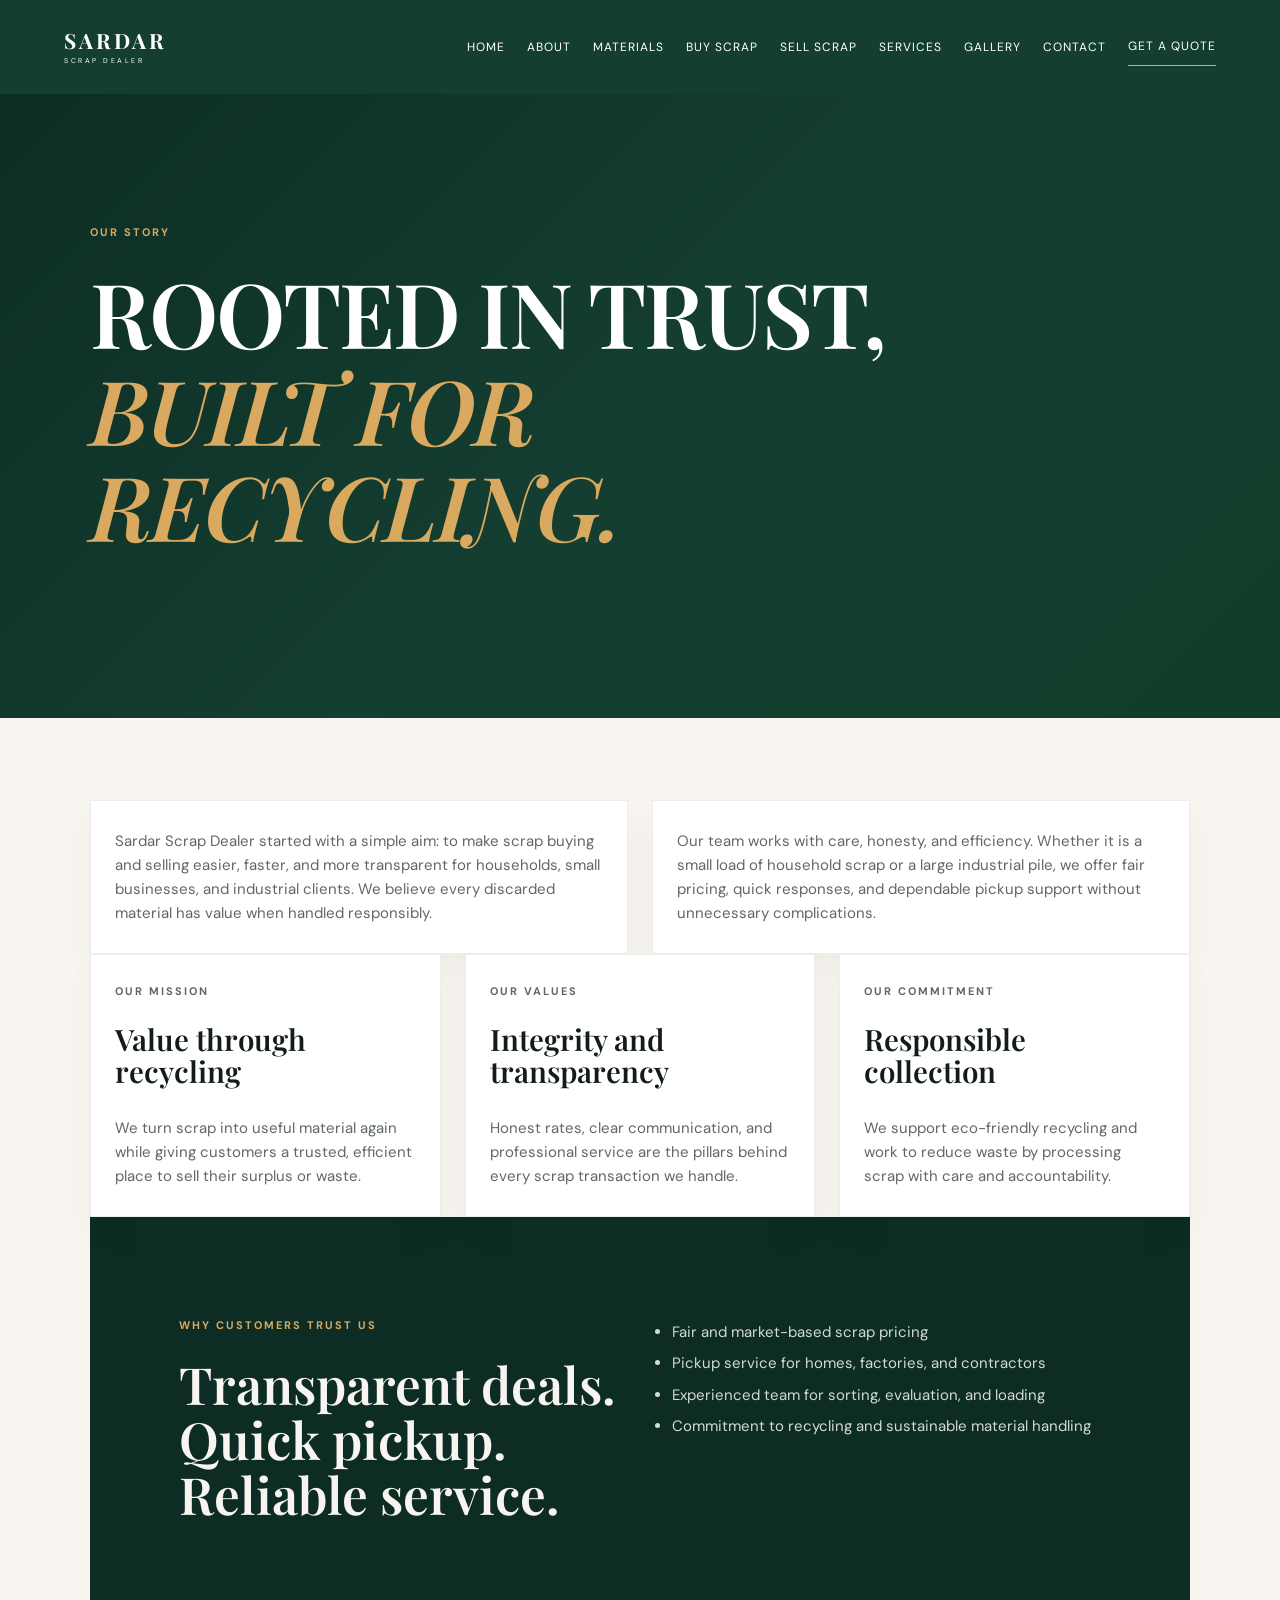
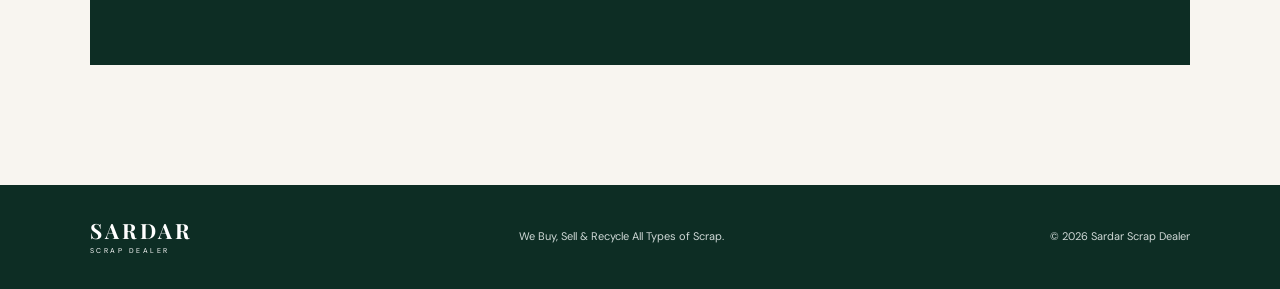
<file: about.html>
<!doctype html>
<html lang="en">
<head>
  <meta charset="utf-8" />
  <meta name="viewport" content="width=device-width, initial-scale=1" />
  <meta name="description" content="About Sardar Scrap Dealer and our mission to buy, sell and recycle scrap responsibly for homes, businesses and industries." />
  <title>About Us | Sardar Scrap Dealer</title>
  <link rel="preconnect" href="https://fonts.googleapis.com">
  <link rel="preconnect" href="https://fonts.gstatic.com" crossorigin>
  <link href="https://fonts.googleapis.com/css2?family=DM+Sans:wght@400;500;600;700&family=Playfair+Display:wght@500;600;700&display=swap" rel="stylesheet">
  <link rel="stylesheet" href="style.css" />
</head>
<body class="inner-page">
  <header class="site-header page-header">
    <a class="logo" href="index.html"><span data-bind="brand-short">SARDAR</span><small data-bind="brand-long">SCRAP DEALER</small></a>
    <button class="menu-toggle" aria-label="Open menu">☰</button>
    <nav class="nav">
      <a href="index.html">Home</a>
      <a href="about.html">About</a>
      <a href="materials.html">Materials</a>
      <a href="buy-scrap.html">Buy Scrap</a>
      <a href="sell-scrap.html">Sell Scrap</a>
      <a href="services.html">Services</a>
      <a href="gallery.html">Gallery</a>
      <a href="contact.html">Contact</a>
      <a class="nav-cta" href="quote.html">Get a Quote</a>
    </nav>
  </header>

  <section class="page-hero dark">
    <div class="page-hero-inner">
      <p class="eyebrow">Our story</p>
      <h1>Rooted in trust,<br><span class="em">built for recycling.</span></h1>
    </div>
  </section>

  <main class="page-shell">
    <section class="content-grid two-col">
      <div class="content-card">
        <p>Sardar Scrap Dealer started with a simple aim: to make scrap buying and selling easier, faster, and more transparent for households, small businesses, and industrial clients. We believe every discarded material has value when handled responsibly.</p>
      </div>
      <div class="content-card">
        <p>Our team works with care, honesty, and efficiency. Whether it is a small load of household scrap or a large industrial pile, we offer fair pricing, quick responses, and dependable pickup support without unnecessary complications.</p>
      </div>
    </section>

    <section class="feature-list">
      <article class="info-card">
        <p class="eyebrow">Our mission</p>
        <h3>Value through recycling</h3>
        <p>We turn scrap into useful material again while giving customers a trusted, efficient place to sell their surplus or waste.</p>
      </article>
      <article class="info-card">
        <p class="eyebrow">Our values</p>
        <h3>Integrity and transparency</h3>
        <p>Honest rates, clear communication, and professional service are the pillars behind every scrap transaction we handle.</p>
      </article>
      <article class="info-card">
        <p class="eyebrow">Our commitment</p>
        <h3>Responsible collection</h3>
        <p>We support eco-friendly recycling and work to reduce waste by processing scrap with care and accountability.</p>
      </article>
    </section>

    <section class="story-band dark">
      <div class="story-band-inner">
        <div>
          <p class="eyebrow">Why customers trust us</p>
          <h2>Transparent deals. Quick pickup. Reliable service.</h2>
        </div>
        <ul>
          <li>Fair and market-based scrap pricing</li>
          <li>Pickup service for homes, factories, and contractors</li>
          <li>Experienced team for sorting, evaluation, and loading</li>
          <li>Commitment to recycling and sustainable material handling</li>
        </ul>
      </div>
    </section>
  </main>

  <footer>
    <a class="logo" href="index.html"><span>SARDAR</span><small>SCRAP DEALER</small></a>
    <p data-bind="tagline">We Buy, Sell & Recycle All Types of Scrap.</p>
    <p>© 2026 Sardar Scrap Dealer</p>
  </footer>

  <script src="site-data.js"></script>
  <script src="script.js"></script>
</body>
</html>
</file>
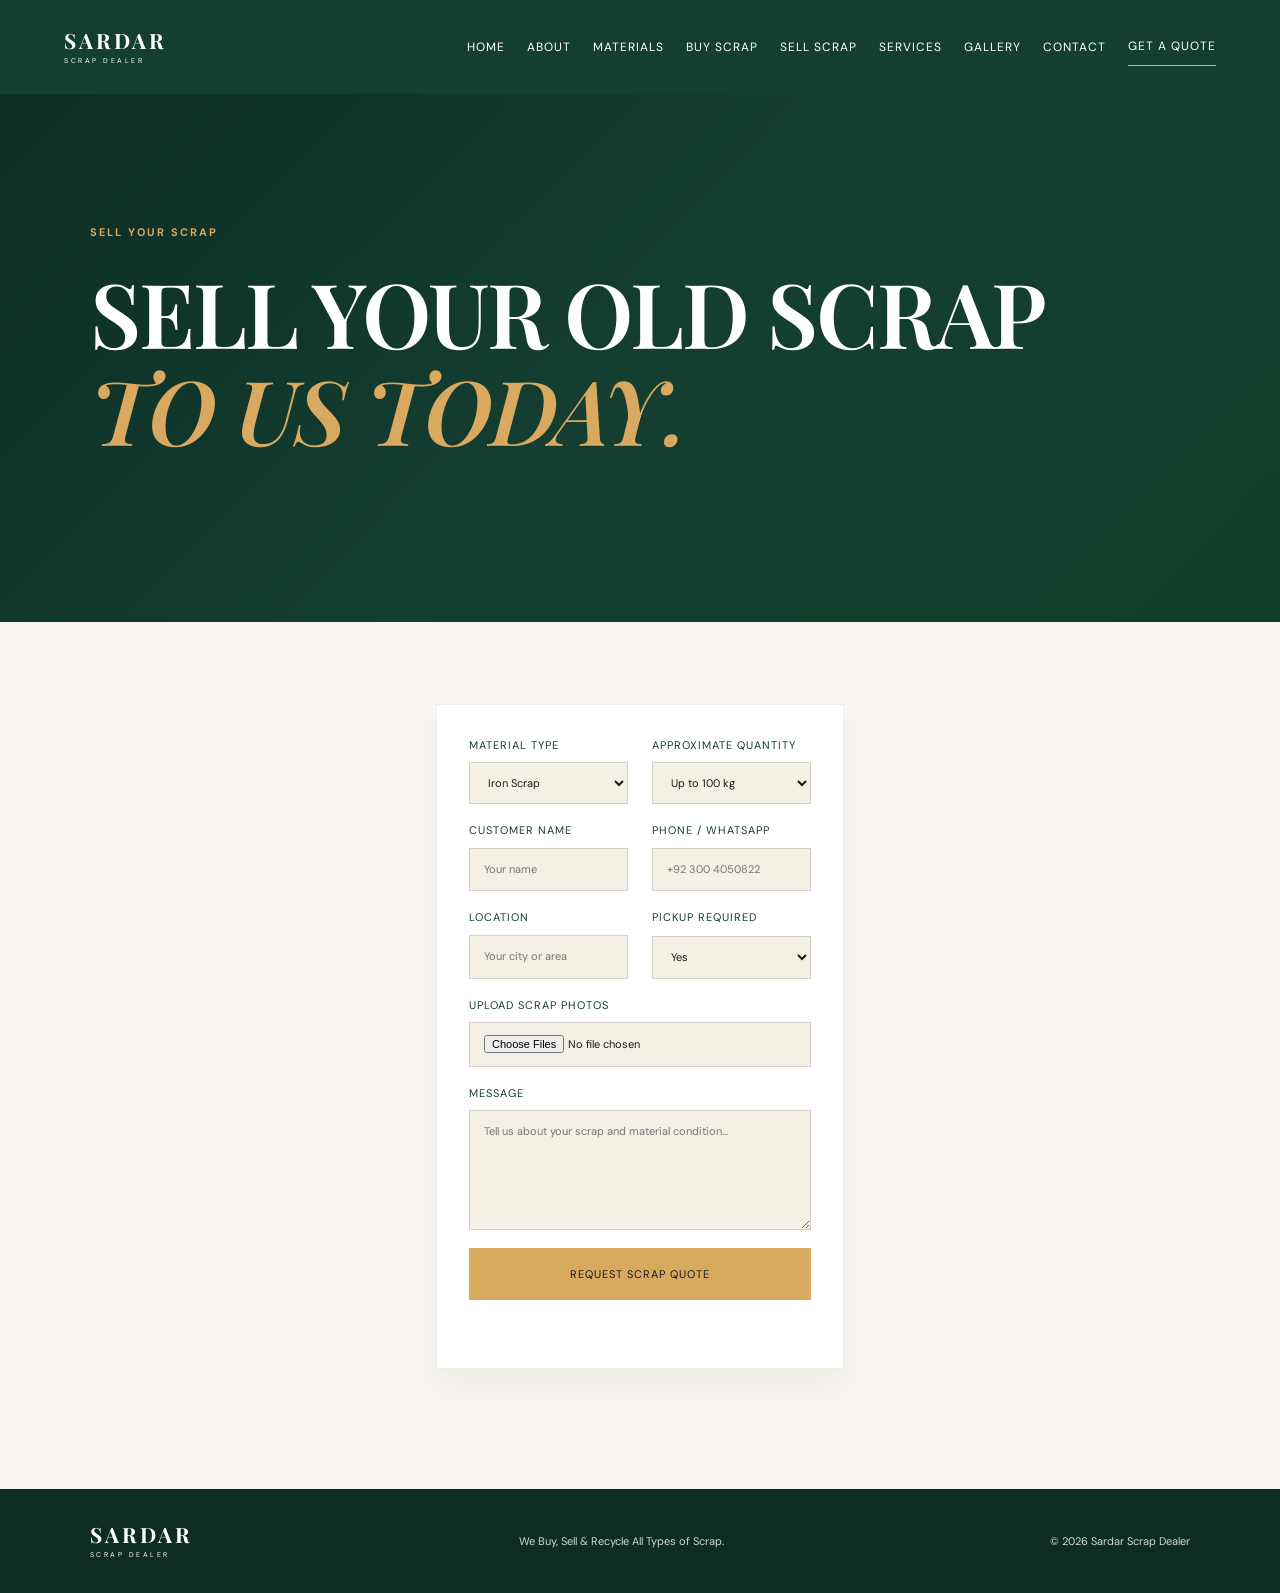
<file: buy-scrap.html>
<!doctype html>
<html lang="en">
<head>
  <meta charset="utf-8" />
  <meta name="viewport" content="width=device-width, initial-scale=1" />
  <meta name="description" content="Sell your old scrap to Sardar Scrap Dealer. Request a quote, arrange pickup, and share scrap photos for a fast evaluation." />
  <title>Buy Scrap | Sardar Scrap Dealer</title>
  <link rel="preconnect" href="https://fonts.googleapis.com">
  <link rel="preconnect" href="https://fonts.gstatic.com" crossorigin>
  <link href="https://fonts.googleapis.com/css2?family=DM+Sans:wght@400;500;600;700&family=Playfair+Display:wght@500;600;700&display=swap" rel="stylesheet">
  <link rel="stylesheet" href="style.css" />
</head>
<body class="inner-page">
  <header class="site-header page-header">
    <a class="logo" href="index.html"><span data-bind="brand-short">SARDAR</span><small data-bind="brand-long">SCRAP DEALER</small></a>
    <button class="menu-toggle" aria-label="Open menu">☰</button>
    <nav class="nav">
      <a href="index.html">Home</a>
      <a href="about.html">About</a>
      <a href="materials.html">Materials</a>
      <a href="buy-scrap.html">Buy Scrap</a>
      <a href="sell-scrap.html">Sell Scrap</a>
      <a href="services.html">Services</a>
      <a href="gallery.html">Gallery</a>
      <a href="contact.html">Contact</a>
      <a class="nav-cta" href="quote.html">Get a Quote</a>
    </nav>
  </header>

  <section class="page-hero dark">
    <div class="page-hero-inner">
      <p class="eyebrow">Sell your scrap</p>
      <h1>Sell your old scrap<br><span class="em">to us today.</span></h1>
    </div>
  </section>

  <main class="page-shell booking-page">
    <form class="booking-form" data-form="lead">
      <div class="form-row">
        <label>Material Type<select data-role="material-select"></select></label>
        <label>Approximate Quantity<select data-role="quantity-select"></select></label>
      </div>
      <div class="form-row">
        <label>Customer Name<input type="text" placeholder="Your name" required /></label>
        <label>Phone / WhatsApp<input type="tel" placeholder="+92 300 4050822" required /></label>
      </div>
      <div class="form-row">
        <label>Location<input type="text" placeholder="Your city or area" required /></label>
        <label>Pickup Required<select><option>Yes</option><option>No</option></select></label>
      </div>
      <label>Upload Scrap Photos<input type="file" accept="image/*" multiple /></label>
      <label>Message<textarea placeholder="Tell us about your scrap and material condition..."></textarea></label>
      <button class="button button-gold" type="submit">Request Scrap Quote</button>
      <p class="form-status" aria-live="polite"></p>
    </form>
  </main>

  <footer>
    <a class="logo" href="index.html"><span>SARDAR</span><small>SCRAP DEALER</small></a>
    <p data-bind="tagline">We Buy, Sell & Recycle All Types of Scrap.</p>
    <p>© 2026 Sardar Scrap Dealer</p>
  </footer>

  <script src="site-data.js"></script>
  <script src="script.js"></script>
</body>
</html>
</file>
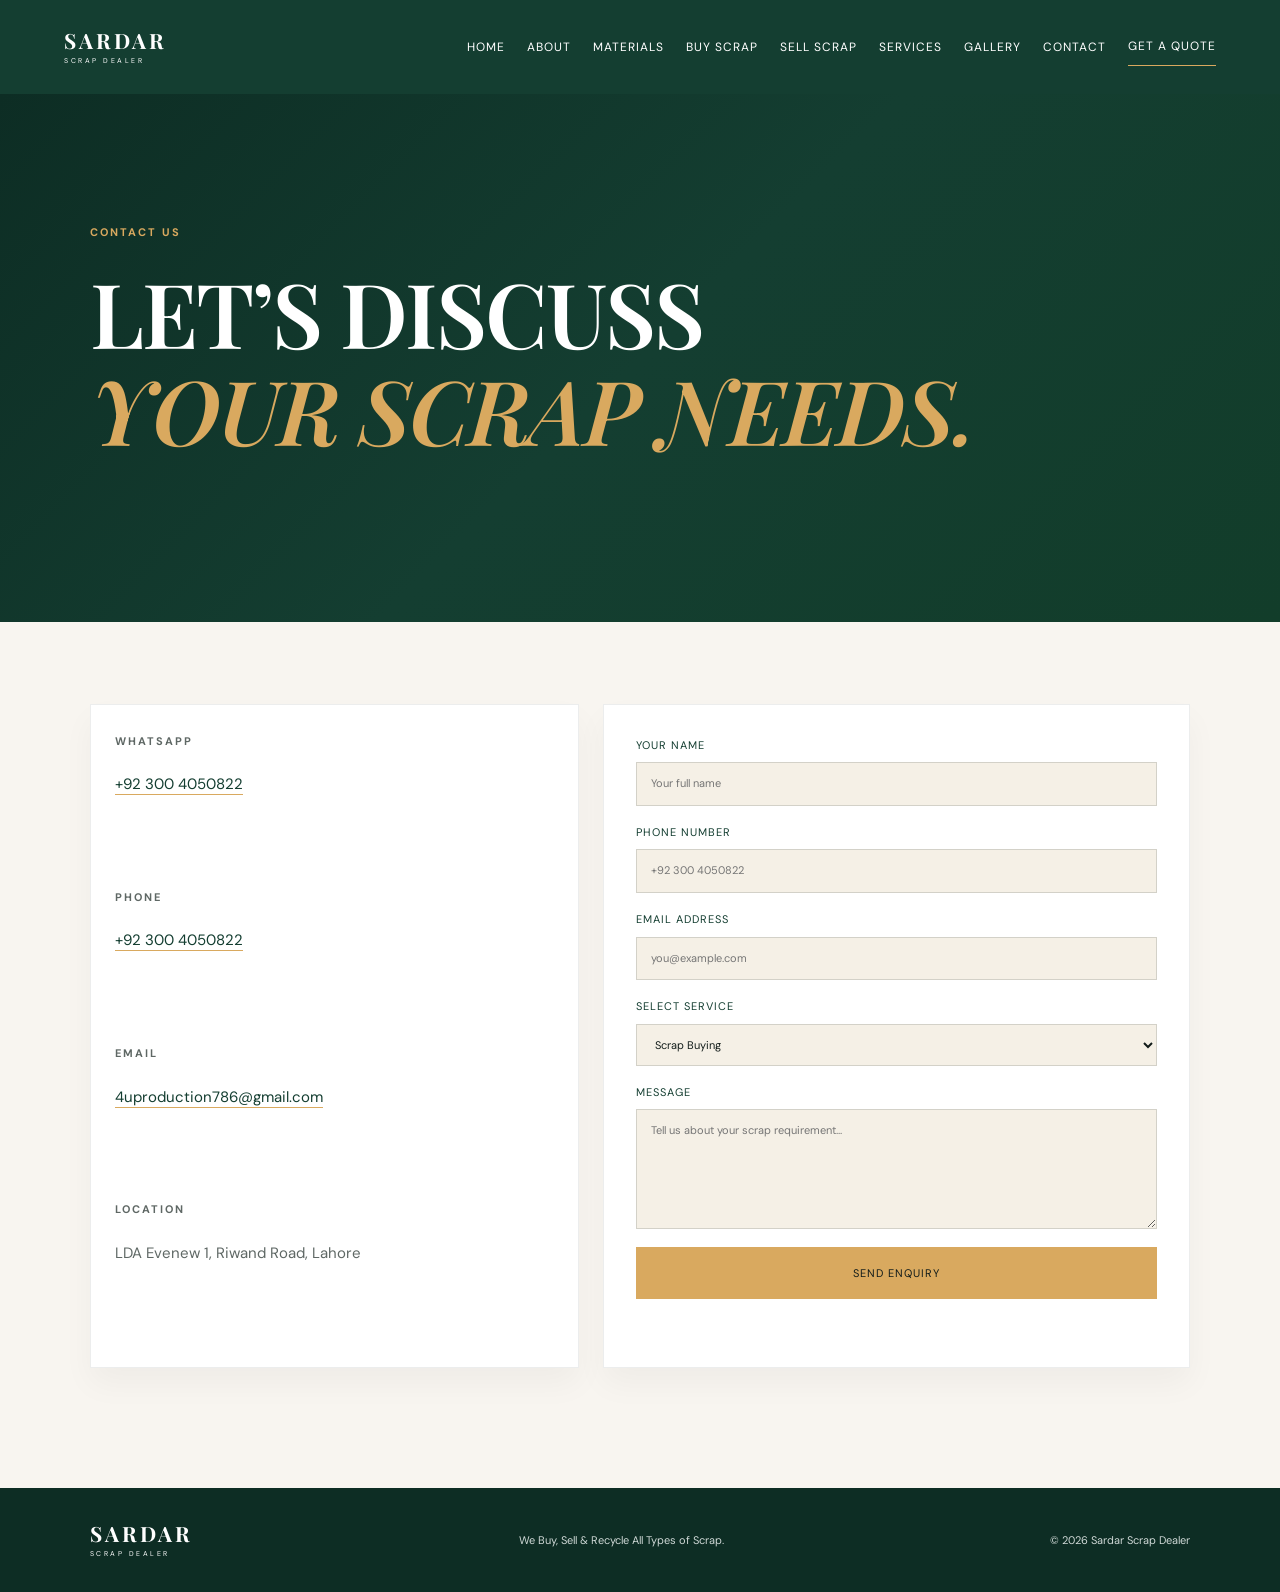
<file: contact.html>
<!doctype html>
<html lang="en">
<head>
  <meta charset="utf-8" />
  <meta name="viewport" content="width=device-width, initial-scale=1" />
  <meta name="description" content="Contact Sardar Scrap Dealer for quote requests, scrap pickup, and recycling service inquiries in Pakistan." />
  <title>Contact | Sardar Scrap Dealer</title>
  <link rel="preconnect" href="https://fonts.googleapis.com">
  <link rel="preconnect" href="https://fonts.gstatic.com" crossorigin>
  <link href="https://fonts.googleapis.com/css2?family=DM+Sans:wght@400;500;600;700&family=Playfair+Display:wght@500;600;700&display=swap" rel="stylesheet">
  <link rel="stylesheet" href="style.css" />
</head>
<body class="inner-page">
  <header class="site-header page-header">
    <a class="logo" href="index.html"><span data-bind="brand-short">SARDAR</span><small data-bind="brand-long">SCRAP DEALER</small></a>
    <button class="menu-toggle" aria-label="Open menu">☰</button>
    <nav class="nav">
      <a href="index.html">Home</a>
      <a href="about.html">About</a>
      <a href="materials.html">Materials</a>
      <a href="buy-scrap.html">Buy Scrap</a>
      <a href="sell-scrap.html">Sell Scrap</a>
      <a href="services.html">Services</a>
      <a href="gallery.html">Gallery</a>
      <a href="contact.html">Contact</a>
      <a class="nav-cta" href="quote.html">Get a Quote</a>
    </nav>
  </header>

  <section class="page-hero dark">
    <div class="page-hero-inner">
      <p class="eyebrow">Contact us</p>
      <h1>Let’s discuss<br><span class="em">your scrap needs.</span></h1>
    </div>
  </section>

  <main class="page-shell contact-page">
    <div class="contact-panel">
      <div class="contact-block">
        <p class="eyebrow">WhatsApp</p>
        <a data-bind="whatsapp" href="https://wa.me/923004050822">+92 300 4050822</a>
      </div>
      <div class="contact-block">
        <p class="eyebrow">Phone</p>
        <a data-bind="phone" href="tel:+923004050822">+92 300 4050822</a>
      </div>
      <div class="contact-block">
        <p class="eyebrow">Email</p>
        <a data-bind="email" href="mailto:4uproduction786@gmail.com">4uproduction786@gmail.com</a>
      </div>
      <div class="contact-block">
        <p class="eyebrow">Location</p>
        <p data-bind="location">LDA Evenew 1, Riwand Road, Lahore</p>
      </div>
    </div>

    <form class="booking-form" data-form="lead">
      <label>Your Name<input type="text" placeholder="Your full name" required /></label>
      <label>Phone Number<input type="tel" placeholder="+92 300 4050822" required /></label>
      <label>Email Address<input type="email" placeholder="you@example.com" /></label>
      <label>Select Service<select data-role="service-select"></select></label>
      <label>Message<textarea placeholder="Tell us about your scrap requirement..."></textarea></label>
      <button class="button button-gold" type="submit">Send enquiry</button>
      <p class="form-status" aria-live="polite"></p>
    </form>
  </main>

  <footer>
    <a class="logo" href="index.html"><span>SARDAR</span><small>SCRAP DEALER</small></a>
    <p data-bind="tagline">We Buy, Sell & Recycle All Types of Scrap.</p>
    <p>© 2026 Sardar Scrap Dealer</p>
  </footer>

  <script src="site-data.js"></script>
  <script src="script.js"></script>
</body>
</html>
</file>
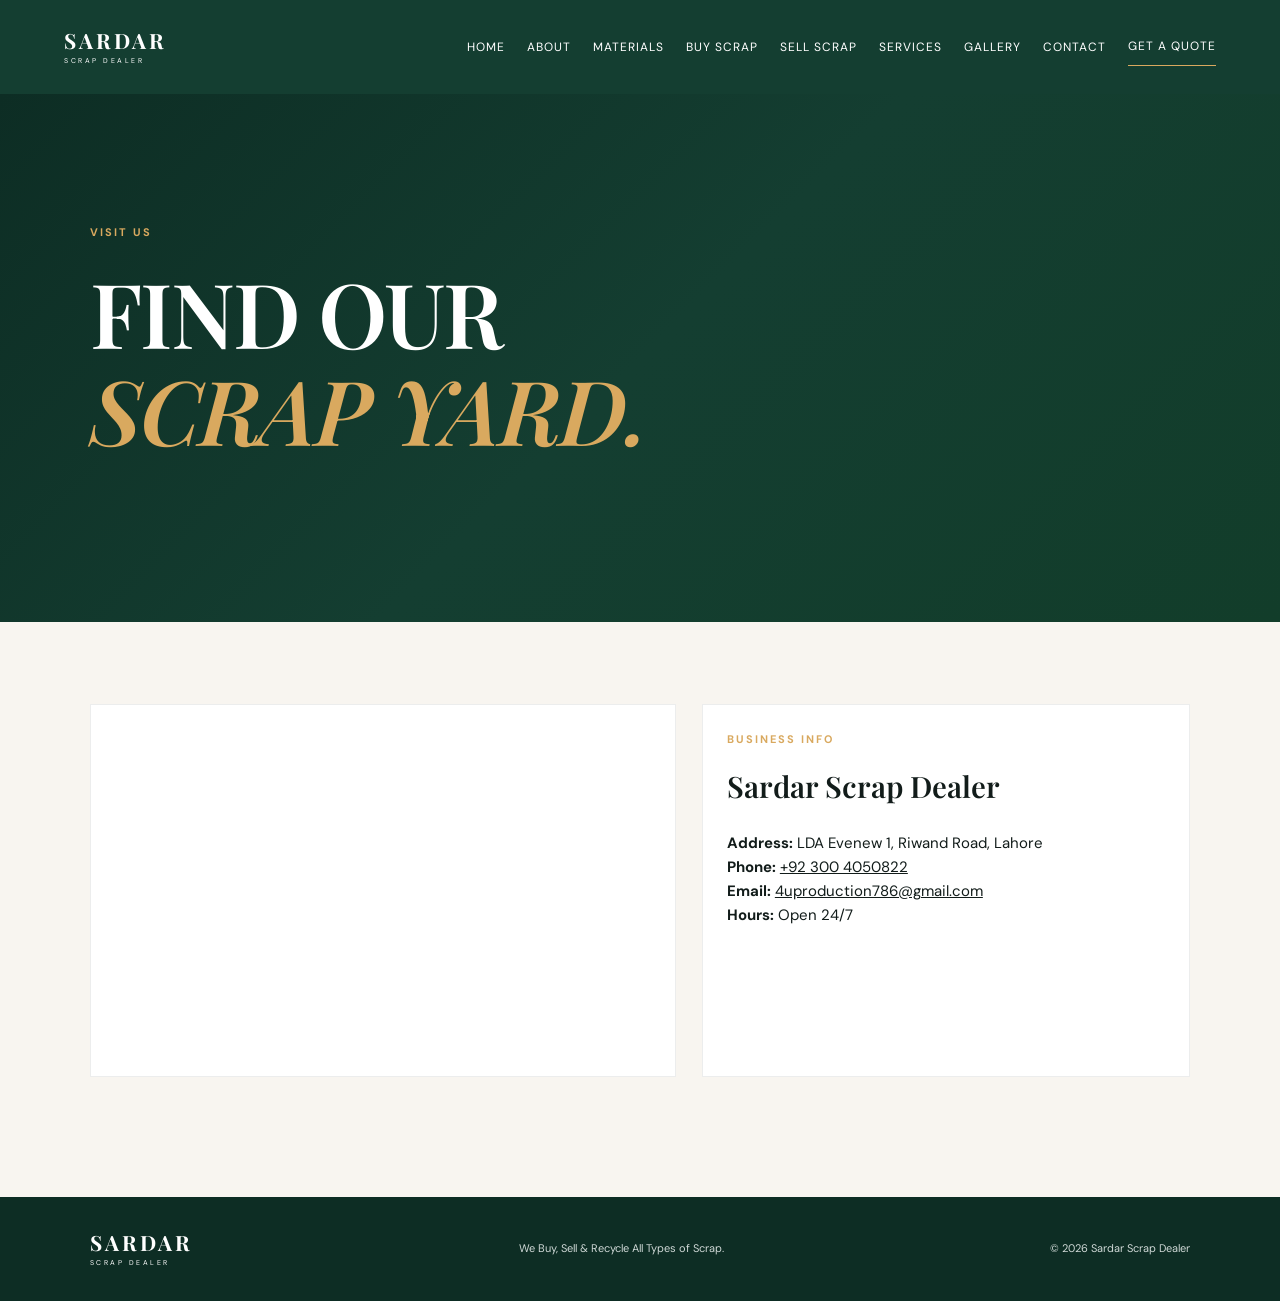
<file: location.html>
<!doctype html>
<html lang="en">
<head>
  <meta charset="utf-8" />
  <meta name="viewport" content="width=device-width, initial-scale=1" />
  <meta name="description" content="Find Sardar Scrap Dealer location and pickup service details for scrap buying and selling in Lahore and nearby regions." />
  <title>Location | Sardar Scrap Dealer</title>
  <link rel="preconnect" href="https://fonts.googleapis.com">
  <link rel="preconnect" href="https://fonts.gstatic.com" crossorigin>
  <link href="https://fonts.googleapis.com/css2?family=DM+Sans:wght@400;500;600;700&family=Playfair+Display:wght@500;600;700&display=swap" rel="stylesheet">
  <link rel="stylesheet" href="style.css" />
</head>
<body class="inner-page">
  <header class="site-header page-header">
    <a class="logo" href="index.html"><span data-bind="brand-short">SARDAR</span><small data-bind="brand-long">SCRAP DEALER</small></a>
    <button class="menu-toggle" aria-label="Open menu">☰</button>
    <nav class="nav">
      <a href="index.html">Home</a>
      <a href="about.html">About</a>
      <a href="materials.html">Materials</a>
      <a href="buy-scrap.html">Buy Scrap</a>
      <a href="sell-scrap.html">Sell Scrap</a>
      <a href="services.html">Services</a>
      <a href="gallery.html">Gallery</a>
      <a href="contact.html">Contact</a>
      <a class="nav-cta" href="quote.html">Get a Quote</a>
    </nav>
  </header>

  <section class="page-hero dark">
    <div class="page-hero-inner">
      <p class="eyebrow">Visit us</p>
      <h1>Find our<br><span class="em">scrap yard.</span></h1>
    </div>
  </section>

  <main class="page-shell quote-grid">
    <div class="map-card">
      <iframe src="https://www.google.com/maps?q=Lahore%20Pakistan&output=embed" loading="lazy" referrerpolicy="no-referrer-when-downgrade" title="Sardar Scrap Dealer location"></iframe>
    </div>
    <aside class="info-box">
      <p class="eyebrow">Business info</p>
      <h3>Sardar Scrap Dealer</h3>
      <p><strong>Address:</strong> <span data-bind="location">LDA Evenew 1, Riwand Road, Lahore</span></p>
      <p><strong>Phone:</strong> <a data-bind="phone" href="tel:+923004050822">+92 300 4050822</a></p>
      <p><strong>Email:</strong> <a data-bind="email" href="mailto:4uproduction786@gmail.com">4uproduction786@gmail.com</a></p>
      <p><strong>Hours:</strong> <span data-bind="hours">Open 24/7</span></p>
    </aside>
  </main>

  <footer>
    <a class="logo" href="index.html"><span>SARDAR</span><small>SCRAP DEALER</small></a>
    <p data-bind="tagline">We Buy, Sell & Recycle All Types of Scrap.</p>
    <p>© 2026 Sardar Scrap Dealer</p>
  </footer>

  <script src="site-data.js"></script>
  <script src="script.js"></script>
</body>
</html>
</file>
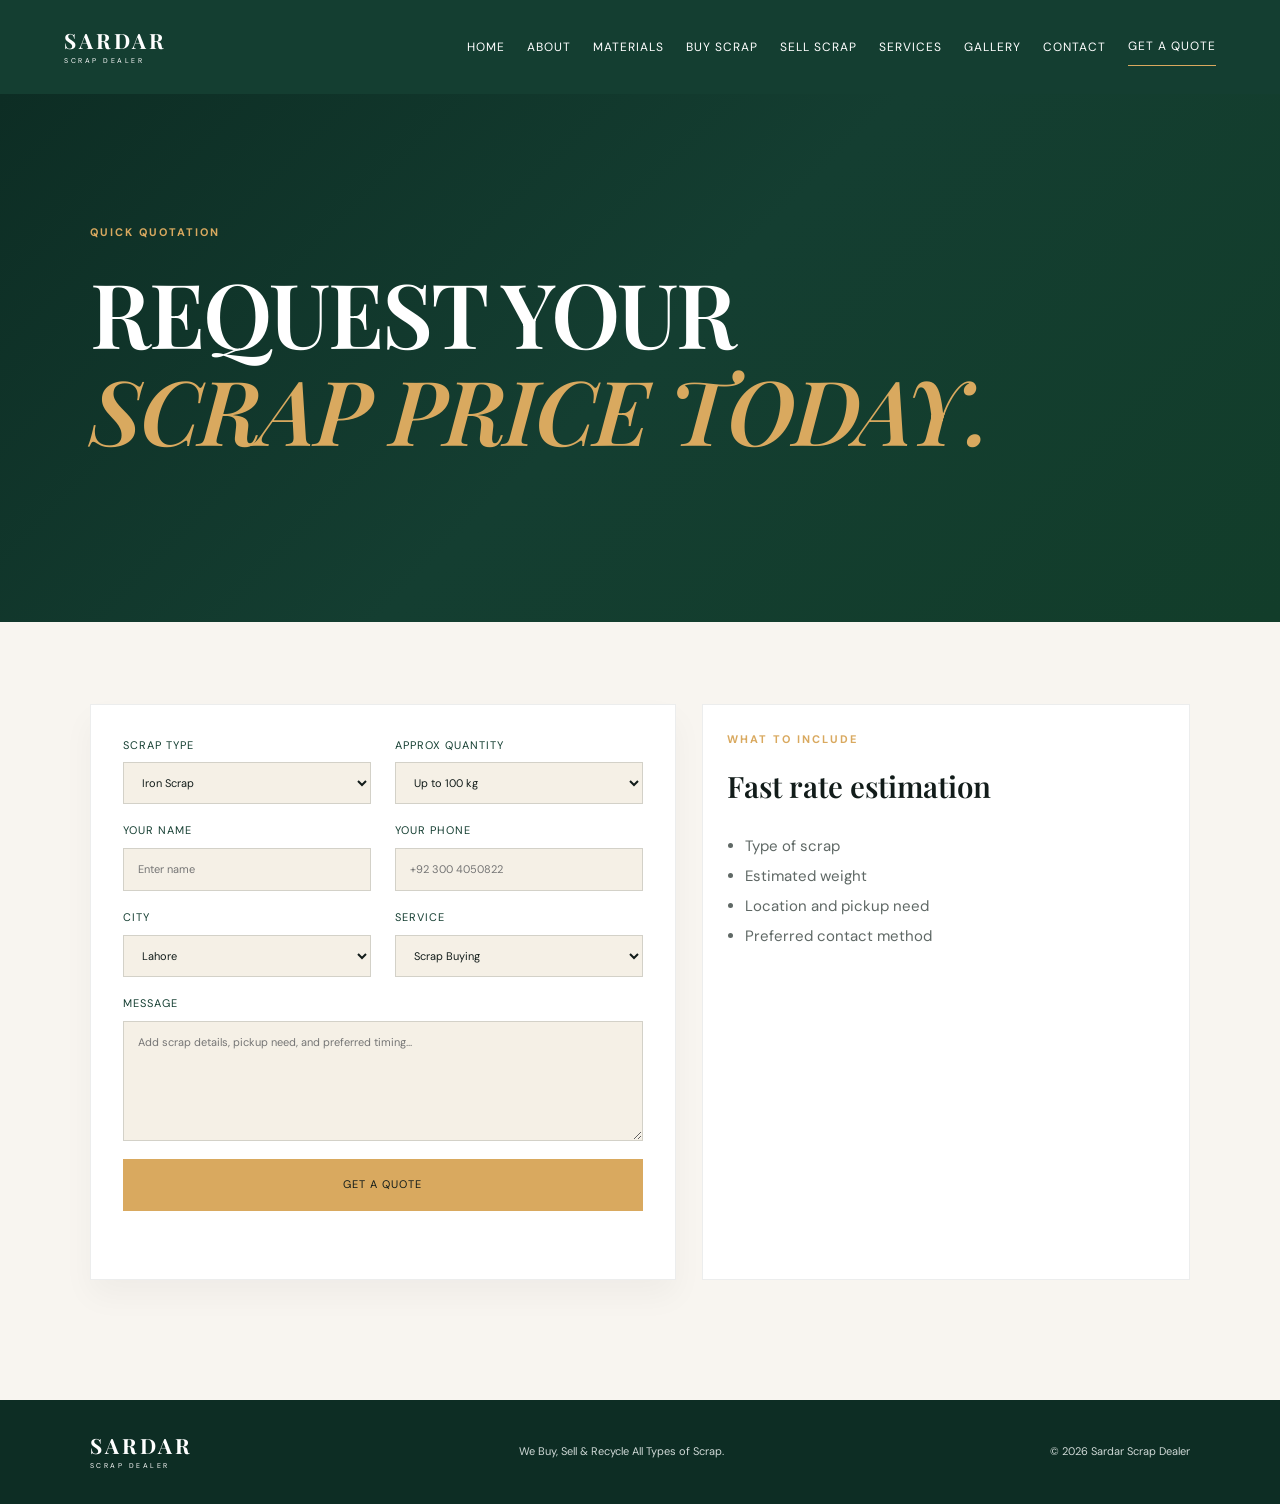
<file: quote.html>
<!doctype html>
<html lang="en">
<head>
  <meta charset="utf-8" />
  <meta name="viewport" content="width=device-width, initial-scale=1" />
  <meta name="description" content="Get a scrap quotation from Sardar Scrap Dealer for buying or selling scrap, pickup, and industrial recycling services." />
  <title>Get a Quote | Sardar Scrap Dealer</title>
  <link rel="preconnect" href="https://fonts.googleapis.com">
  <link rel="preconnect" href="https://fonts.gstatic.com" crossorigin>
  <link href="https://fonts.googleapis.com/css2?family=DM+Sans:wght@400;500;600;700&family=Playfair+Display:wght@500;600;700&display=swap" rel="stylesheet">
  <link rel="stylesheet" href="style.css" />
</head>
<body class="inner-page">
  <header class="site-header page-header">
    <a class="logo" href="index.html"><span data-bind="brand-short">SARDAR</span><small data-bind="brand-long">SCRAP DEALER</small></a>
    <button class="menu-toggle" aria-label="Open menu">☰</button>
    <nav class="nav">
      <a href="index.html">Home</a>
      <a href="about.html">About</a>
      <a href="materials.html">Materials</a>
      <a href="buy-scrap.html">Buy Scrap</a>
      <a href="sell-scrap.html">Sell Scrap</a>
      <a href="services.html">Services</a>
      <a href="gallery.html">Gallery</a>
      <a href="contact.html">Contact</a>
      <a class="nav-cta" href="quote.html">Get a Quote</a>
    </nav>
  </header>

  <section class="page-hero dark">
    <div class="page-hero-inner">
      <p class="eyebrow">Quick quotation</p>
      <h1>Request your<br><span class="em">scrap price today.</span></h1>
    </div>
  </section>

  <main class="page-shell quote-grid">
    <form class="booking-form" data-form="lead">
      <div class="form-row">
        <label>Scrap Type<select data-role="quote-select"></select></label>
        <label>Approx Quantity<select data-role="quantity-select"></select></label>
      </div>
      <div class="form-row">
        <label>Your Name<input type="text" placeholder="Enter name" required /></label>
        <label>Your Phone<input type="tel" placeholder="+92 300 4050822" required /></label>
      </div>
      <div class="form-row">
        <label>City<select data-role="city-select"></select></label>
        <label>Service<select data-role="service-select"></select></label>
      </div>
      <label>Message<textarea placeholder="Add scrap details, pickup need, and preferred timing..."></textarea></label>
      <button class="button button-gold" type="submit">Get a Quote</button>
      <p class="form-status" aria-live="polite"></p>
    </form>

    <aside class="info-box">
      <p class="eyebrow">What to include</p>
      <h3>Fast rate estimation</h3>
      <ul>
        <li>Type of scrap</li>
        <li>Estimated weight</li>
        <li>Location and pickup need</li>
        <li>Preferred contact method</li>
      </ul>
    </aside>
  </main>

  <footer>
    <a class="logo" href="index.html"><span>SARDAR</span><small>SCRAP DEALER</small></a>
    <p data-bind="tagline">We Buy, Sell & Recycle All Types of Scrap.</p>
    <p>© 2026 Sardar Scrap Dealer</p>
  </footer>

  <script src="site-data.js"></script>
  <script src="script.js"></script>
</body>
</html>
</file>
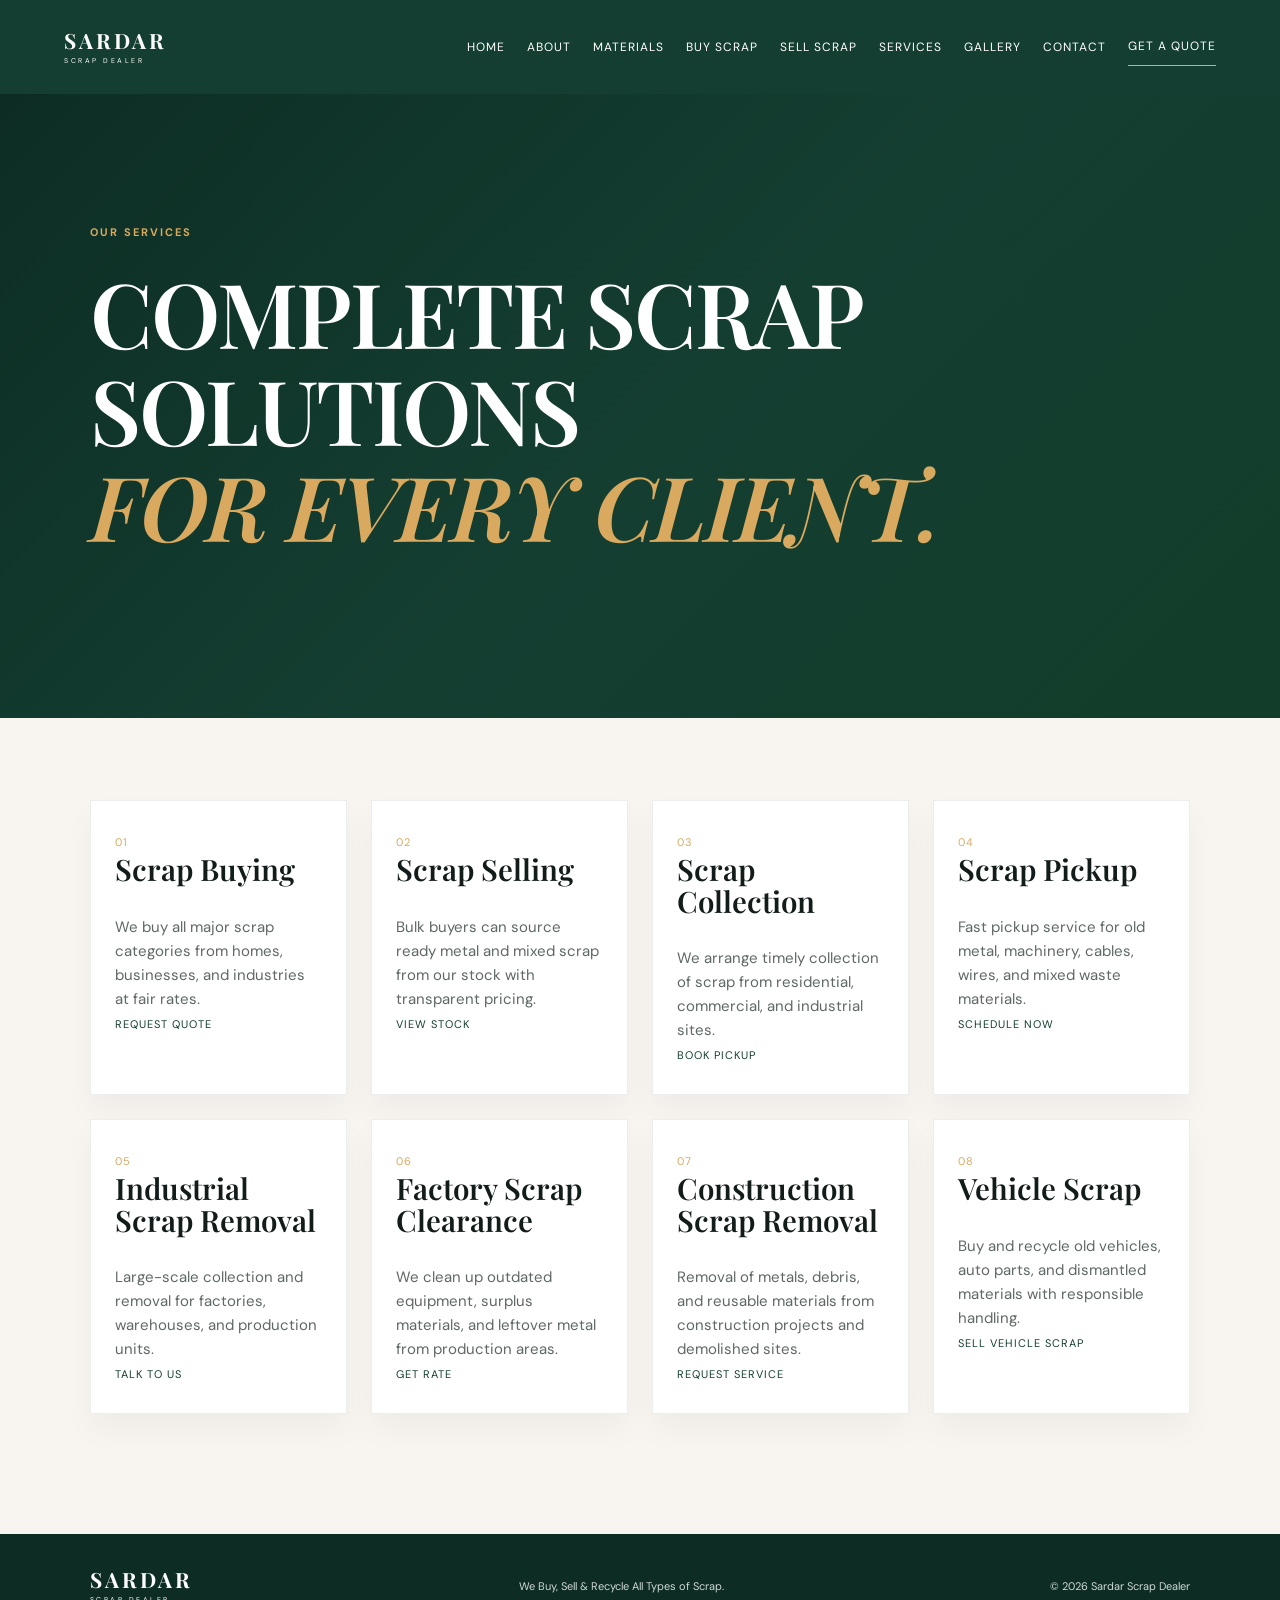
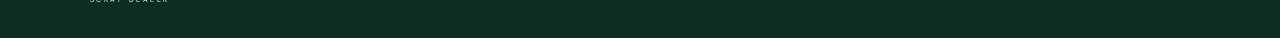
<file: services.html>
<!doctype html>
<html lang="en">
<head>
  <meta charset="utf-8" />
  <meta name="viewport" content="width=device-width, initial-scale=1" />
  <meta name="description" content="Scrap buying, selling, collection, pickup, industrial removal, construction clearance, and recycling services by Sardar Scrap Dealer." />
  <title>Services | Sardar Scrap Dealer</title>
  <link rel="preconnect" href="https://fonts.googleapis.com">
  <link rel="preconnect" href="https://fonts.gstatic.com" crossorigin>
  <link href="https://fonts.googleapis.com/css2?family=DM+Sans:wght@400;500;600;700&family=Playfair+Display:wght@500;600;700&display=swap" rel="stylesheet">
  <link rel="stylesheet" href="style.css" />
</head>
<body class="inner-page">
  <header class="site-header page-header">
    <a class="logo" href="index.html"><span data-bind="brand-short">SARDAR</span><small data-bind="brand-long">SCRAP DEALER</small></a>
    <button class="menu-toggle" aria-label="Open menu">☰</button>
    <nav class="nav">
      <a href="index.html">Home</a>
      <a href="about.html">About</a>
      <a href="materials.html">Materials</a>
      <a href="buy-scrap.html">Buy Scrap</a>
      <a href="sell-scrap.html">Sell Scrap</a>
      <a href="services.html">Services</a>
      <a href="gallery.html">Gallery</a>
      <a href="contact.html">Contact</a>
      <a class="nav-cta" href="quote.html">Get a Quote</a>
    </nav>
  </header>

  <section class="page-hero dark">
    <div class="page-hero-inner">
      <p class="eyebrow">Our services</p>
      <h1>Complete scrap solutions<br><span class="em">for every client.</span></h1>
    </div>
  </section>

  <main class="page-shell">
    <div class="service-grid large-grid">
      <article class="service-card"><span>01</span><h3>Scrap Buying</h3><p>We buy all major scrap categories from homes, businesses, and industries at fair rates.</p><a href="buy-scrap.html">Request quote</a></article>
      <article class="service-card"><span>02</span><h3>Scrap Selling</h3><p>Bulk buyers can source ready metal and mixed scrap from our stock with transparent pricing.</p><a href="sell-scrap.html">View stock</a></article>
      <article class="service-card"><span>03</span><h3>Scrap Collection</h3><p>We arrange timely collection of scrap from residential, commercial, and industrial sites.</p><a href="contact.html">Book pickup</a></article>
      <article class="service-card"><span>04</span><h3>Scrap Pickup</h3><p>Fast pickup service for old metal, machinery, cables, wires, and mixed waste materials.</p><a href="quote.html">Schedule now</a></article>
      <article class="service-card"><span>05</span><h3>Industrial Scrap Removal</h3><p>Large-scale collection and removal for factories, warehouses, and production units.</p><a href="contact.html">Talk to us</a></article>
      <article class="service-card"><span>06</span><h3>Factory Scrap Clearance</h3><p>We clean up outdated equipment, surplus materials, and leftover metal from production areas.</p><a href="quote.html">Get rate</a></article>
      <article class="service-card"><span>07</span><h3>Construction Scrap Removal</h3><p>Removal of metals, debris, and reusable materials from construction projects and demolished sites.</p><a href="quote.html">Request service</a></article>
      <article class="service-card"><span>08</span><h3>Vehicle Scrap</h3><p>Buy and recycle old vehicles, auto parts, and dismantled materials with responsible handling.</p><a href="buy-scrap.html">Sell vehicle scrap</a></article>
    </div>
  </main>

  <footer>
    <a class="logo" href="index.html"><span>SARDAR</span><small>SCRAP DEALER</small></a>
    <p data-bind="tagline">We Buy, Sell & Recycle All Types of Scrap.</p>
    <p>© 2026 Sardar Scrap Dealer</p>
  </footer>

  <script src="site-data.js"></script>
  <script src="script.js"></script>
</body>
</html>
</file>
<file: style.css>
:root {
  --sand: #f5f0e7;
  --ivory: #f8f5f0;
  --green: #143e31;
  --green-deep: #0d2d24;
  --gold: #d9a95f;
  --gold-soft: #f2cf8d;
  --ink: #121c1a;
  --muted: #5f6865;
  --line: #d9d1c2;
  --white: #ffffff;
  --shadow: rgba(19, 33, 28, 0.10);
}

* { box-sizing: border-box; }
html { scroll-behavior: smooth; }
body {
  margin: 0;
  background: var(--ivory);
  color: var(--ink);
  font: 15px 'DM Sans', Arial, sans-serif;
  line-height: 1.6;
}
a { color: inherit; }
img { max-width: 100%; display: block; }
button, input, select, textarea { font: inherit; }
button { cursor: pointer; }

h1, h2, h3, h4, p { margin-top: 0; }
h1, h2, h3 { font-family: 'Playfair Display', Georgia, serif; line-height: 1.08; font-weight: 600; }
h1 { font-size: clamp(46px, 7vw, 96px); letter-spacing: -2px; color: var(--white); text-transform: uppercase; }
h2 { font-size: clamp(32px, 4vw, 58px); }
h3 { font-size: clamp(24px, 2.3vw, 34px); }

p { margin-bottom: 0; }
.em { color: var(--gold); font-style: italic; }
.eyebrow {
  color: var(--gold);
  text-transform: uppercase;
  letter-spacing: 2px;
  font-size: 11px;
  font-weight: 700;
  margin-bottom: 22px;
}

.section { padding: 120px 7vw; }
.dark { background: var(--green-deep); color: var(--ivory); }
.light { color: var(--ivory); }

.site-header {
  position: absolute;
  top: 0;
  left: 0;
  width: 100%;
  z-index: 10;
  display: flex;
  align-items: center;
  justify-content: space-between;
  padding: 28px 5vw;
  color: var(--white);
}
.logo {
  display: grid;
  text-decoration: none;
  color: inherit;
  line-height: 1;
}
.logo span {
  font-family: 'Playfair Display', serif;
  font-weight: 700;
  font-size: 21px;
  letter-spacing: 3px;
}
.logo small {
  margin-top: 6px;
  font-size: 7px;
  letter-spacing: 2.5px;
}
.nav {
  display: flex;
  align-items: center;
  gap: 22px;
}
.nav a {
  color: inherit;
  text-decoration: none;
  font-size: 12px;
  text-transform: uppercase;
  letter-spacing: 1px;
}
.nav-cta {
  padding: 9px 0;
  border-bottom: 1px solid var(--gold);
}
.menu-toggle { display: none; }

.hero {
  position: relative;
  min-height: 100vh;
  display: flex;
  align-items: center;
  padding: 120px 10vw;
  overflow: hidden;
  background: #183a30;
}
.hero-image, .hero-shade {
  position: absolute;
  inset: 0;
}
.hero-image {
  background: url('https://images.unsplash.com/photo-1532996122724-e3c354a0b15b?auto=format&fit=crop&w=2000&q=85') center/cover no-repeat;
  opacity: 0.75;
}
.hero-shade {
  background: linear-gradient(90deg, rgba(9,22,19,0.82), rgba(9,22,19,0.35));
}
.hero-content { position: relative; max-width: 760px; }
.hero-badge {
  display: inline-flex;
  align-items: center;
  background: rgba(255,255,255,.08);
  border: 1px solid rgba(255,255,255,.18);
  color: #fff;
  padding: 8px 14px;
  border-radius: 999px;
  letter-spacing: 1px;
  font-size: 10px;
  text-transform: uppercase;
  margin-bottom: 18px;
}
.hero-copy {
  max-width: 520px;
  color: rgba(255,255,255,.86);
  font-size: 18px;
  margin: 22px 0 34px;
}
.hero-trust {
  display: flex;
  flex-wrap: wrap;
  gap: 28px;
  margin-top: 32px;
}
.hero-trust div {
  display: grid;
  gap: 6px;
}
.hero-trust strong {
  color: var(--gold-soft);
  font-size: 30px;
  font-family: 'Playfair Display', serif;
}
.hero-trust span {
  font-size: 10px;
  letter-spacing: 1px;
  text-transform: uppercase;
  color: rgba(255,255,255,.72);
}
.button-row { display: flex; flex-wrap: wrap; gap: 14px; }
.button {
  display: inline-flex;
  align-items: center;
  justify-content: center;
  gap: 10px;
  min-height: 52px;
  padding: 15px 24px;
  text-decoration: none;
  text-transform: uppercase;
  letter-spacing: 1px;
  font-size: 11px;
  border: 1px solid transparent;
  transition: 0.2s ease;
}
.button:hover { transform: translateY(-1px); }
.button-gold {
  background: var(--gold);
  color: var(--ink);
  border-color: var(--gold);
}
.button-outline {
  background: transparent;
  color: var(--white);
  border-color: rgba(255,255,255,0.6);
}
.button-dark {
  background: var(--green);
  color: var(--white);
  border-color: var(--green);
}

.scroll-note {
  position: absolute;
  right: 5vw;
  bottom: 35px;
  color: rgba(255,255,255,.85);
  font-size: 10px;
  letter-spacing: 2px;
}
.scroll-note span { color: var(--gold); margin-left: 12px; }

.intro {
  display: grid;
  grid-template-columns: 1fr 1.1fr;
  gap: 7vw;
  align-items: end;
}
.intro-copy { max-width: 500px; }
.text-link {
  display: inline-block;
  color: var(--ink);
  text-decoration: none;
  border-bottom: 1px solid var(--gold);
  padding-bottom: 8px;
  text-transform: uppercase;
  letter-spacing: 1px;
  font-size: 11px;
}

.about-grid {
  display: grid;
  grid-template-columns: 1fr 1fr;
  gap: 8vw;
  align-items: center;
}
.about-photo {
  min-height: 620px;
  background: url('https://images.unsplash.com/photo-1517048676732-d65bc937f952?auto=format&fit=crop&w=1200&q=85') center/cover no-repeat;
  border-radius: 12px;
  box-shadow: 0 20px 30px var(--shadow);
}
.about-copy { max-width: 540px; }
.about-copy p { color: rgba(255,255,255,.75); font-size: 17px; }
.stats { display: flex; gap: 42px; margin: 42px 0; flex-wrap: wrap; }
.stats div { display: grid; }
.stats strong {
  font-family: 'Playfair Display';
  font-size: 36px;
  color: var(--gold);
}
.stats span {
  text-transform: uppercase;
  letter-spacing: 1px;
  font-size: 10px;
  color: rgba(255,255,255,.65);
}

.section-heading {
  display: flex;
  justify-content: space-between;
  align-items: end;
  margin-bottom: 42px;
  gap: 24px;
}
.heading-note { color: var(--muted); }

.filters {
  display: flex;
  gap: 24px;
  flex-wrap: wrap;
  border-bottom: 1px solid var(--line);
  padding-bottom: 16px;
  margin-bottom: 28px;
}
.filters button {
  background: none;
  border: 0;
  color: var(--muted);
  text-transform: uppercase;
  letter-spacing: 1px;
  font-size: 11px;
  padding: 0 0 8px;
}
.filters button.active {
  color: var(--ink);
  border-bottom: 1px solid var(--gold);
}

.scrap-media-grid {
  display: grid;
  grid-template-columns: 1.3fr 0.9fr;
  gap: 24px;
  margin-top: 26px;
}
.video-frame {
  overflow: hidden;
  border-radius: 18px;
  background: var(--green-deep);
  box-shadow: 0 18px 35px rgba(19, 33, 28, 0.12);
}
.video-frame video {
  display: block;
  width: 100%;
  height: 100%;
  min-height: 360px;
  object-fit: cover;
  background: #081b18;
}
.media-stack {
  display: grid;
  gap: 18px;
}
.media-stack img {
  width: 100%;
  height: 180px;
  object-fit: cover;
  border-radius: 18px;
  box-shadow: 0 18px 30px rgba(19, 33, 28, 0.08);
}
.scrap-badges {
  display: flex;
  flex-wrap: wrap;
  gap: 12px;
  margin-top: 26px;
}
.scrap-badges span {
  background: rgba(217, 169, 95, 0.12);
  border: 1px solid rgba(217, 169, 95, 0.35);
  color: var(--green);
  padding: 10px 14px;
  border-radius: 999px;
  font-size: 11px;
  letter-spacing: 1px;
  text-transform: uppercase;
}
.gallery,
.portfolio-gallery {
  display: grid;
  grid-template-columns: repeat(3, minmax(0,1fr));
  gap: 18px;
}
.gallery-item {
  position: relative;
  overflow: hidden;
  min-height: 260px;
  margin: 0;
}
.gallery-item.tall { grid-row: span 2; min-height: 540px; }
.gallery-item img {
  width: 100%;
  height: 100%;
  object-fit: cover;
  transition: transform 0.5s ease;
}
.gallery-item:hover img { transform: scale(1.04); }
.gallery-item figcaption {
  position: absolute;
  left: 0;
  right: 0;
  bottom: 0;
  padding: 40px 18px 18px;
  color: var(--white);
  background: linear-gradient(transparent, rgba(0,0,0,0.72));
  font-family: 'Playfair Display', serif;
  font-size: 18px;
}
.gallery-item small {
  display: block;
  margin-top: 8px;
  font-size: 10px;
  letter-spacing: 1.5px;
  text-transform: uppercase;
  color: rgba(255,255,255,.8);
}

.service-grid {
  display: grid;
  grid-template-columns: repeat(4, minmax(0,1fr));
  gap: 24px;
}
.service-grid article,
.info-card,
.content-card,
.price-card,
.journal-card,
.booking-form,
.contact-panel,
.step,
.service-card {
  background: var(--white);
  border: 1px solid rgba(19, 33, 28, 0.08);
  box-shadow: 0 16px 30px rgba(19, 33, 28, 0.04);
  padding: 28px 24px;
}
.service-grid article span,
.service-card span,
.step span {
  color: var(--gold);
  font-size: 11px;
  letter-spacing: 1px;
}
.service-grid article p,
.service-card p,
.info-card p,
.content-card p,
.price-card li,
.price-card p,
.contact-panel p,
.contact-block p,
.journal-card p { color: var(--muted); }
.service-grid a,
.service-card a,
.price-card a,
.journal-card a {
  color: var(--green);
  text-decoration: none;
  font-size: 11px;
  letter-spacing: 1px;
  text-transform: uppercase;
}

.package-grid {
  display: grid;
  grid-template-columns: repeat(3, minmax(0,1fr));
  gap: 22px;
}
.price-card.featured {
  background: var(--green);
  border-color: var(--gold);
}
.price-card.featured h3,
.price-card.featured .price,
.price-card.featured li,
.price-card.featured .eyebrow { color: var(--white); }
.price-card h3 { margin: 18px 0 10px; }
.price { color: var(--green); font-size: 13px; font-weight: 700; }
.price-card ul { margin: 18px 0 0; padding-left: 18px; line-height: 2; }

.page-header { position: relative; background: var(--green); }
.page-hero {
  padding: 130px 7vw 90px;
  background: linear-gradient(135deg, var(--green-deep), var(--green), #123d2a);
}
.page-hero-inner { max-width: 960px; }
.page-shell { padding: 82px 7vw 120px; }

.content-grid,
.feature-list,
.story-band-inner,
.contact-page,
.page-journal,
.service-grid.large-grid,
.film-showcase,
.planner-steps {
  display: grid;
  gap: 24px;
}
.two-col { grid-template-columns: 1fr 1fr; }
.feature-list { grid-template-columns: repeat(3, minmax(0,1fr)); }
.story-band { padding: 100px 7vw; }
.story-band-inner { grid-template-columns: 1fr 1fr; }
.story-band ul {
  margin: 0;
  padding-left: 20px;
  line-height: 2.1;
  color: rgba(255,255,255,.82);
}

.cta-band {
  background: linear-gradient(135deg, #eff4ef, #ebf0ea);
  border-top: 1px solid rgba(19,33,28,.08);
  border-bottom: 1px solid rgba(19,33,28,.08);
}
.cta-inner {
  display: flex;
  justify-content: space-between;
  align-items: center;
  gap: 20px;
}
.dark-outline {
  border-color: rgba(19,33,28,.35) !important;
  color: var(--green) !important;
}
.custom-banner {
  background: var(--green);
  color: var(--white);
  padding: 24px 30px;
  margin-top: 32px;
  display: flex;
  justify-content: space-between;
  align-items: center;
  gap: 20px;
}
.custom-banner p { margin: 0; font-size: 18px; }

.page-package-grid { grid-template-columns: repeat(3, minmax(0,1fr)); }

.planner-steps { grid-template-columns: repeat(5, minmax(0,1fr)); }
.step h3 { margin-top: 10px; }

.booking-page { display: grid; justify-content: center; }
.booking-form { max-width: 920px; background: var(--white); padding: 32px; }
form { display: grid; gap: 18px; }
label {
  display: grid;
  gap: 8px;
  font-size: 11px;
  letter-spacing: 1px;
  text-transform: uppercase;
  color: var(--green);
}
input, select, textarea {
  width: 100%;
  border: 1px solid rgba(19, 33, 28, 0.15);
  background: #f5f0e6;
  padding: 12px 14px;
  color: var(--ink);
  outline: none;
}
textarea { min-height: 120px; resize: vertical; }
.form-row { display: grid; grid-template-columns: repeat(2, minmax(0,1fr)); gap: 24px; }
.form-status {
  color: var(--green);
  font-size: 12px;
  min-height: 18px;
}

.contact-page { grid-template-columns: 1fr 1.2fr; }
.contact-panel {
  display: grid;
  gap: 18px;
}
.contact-block a {
  color: var(--green);
  text-decoration: none;
  border-bottom: 1px solid var(--gold);
  width: max-content;
}

.film-showcase { grid-template-columns: 1.4fr 1fr 1fr; }
.film-card {
  position: relative;
  min-height: 260px;
  overflow: hidden;
}
.film-card.large { min-height: 420px; }
.film-card img { width: 100%; height: 100%; object-fit: cover; }
.film-label-wrap {
  position: absolute;
  left: 18px;
  right: 18px;
  bottom: 18px;
  display: flex;
  align-items: center;
  justify-content: space-between;
}
.film-tag {
  background: rgba(8, 18, 16, 0.5);
  color: var(--white);
  padding: 8px 12px;
  font-size: 10px;
  letter-spacing: 1px;
  text-transform: uppercase;
}
.play-btn {
  display: inline-flex;
  align-items: center;
  justify-content: center;
  width: 46px;
  height: 46px;
  border-radius: 50%;
  background: rgba(0,0,0,.2);
  color: var(--white);
  border: 1px solid rgba(255,255,255,.7);
  text-decoration: none;
  font-size: 18px;
}

.page-journal { grid-template-columns: repeat(3, minmax(0,1fr)); }
.journal-card img { width: 100%; height: 240px; object-fit: cover; }

.quote-grid {
  display: grid;
  grid-template-columns: 1.2fr 1fr;
  gap: 26px;
}
.info-box {
  background: var(--white);
  border: 1px solid rgba(19,33,28,.08);
  padding: 26px 24px;
}
.info-box ul { margin: 18px 0 0; padding-left: 18px; color: var(--muted); line-height: 2; }

.map-card {
  background: var(--white);
  border: 1px solid rgba(19,33,28,.08);
  padding: 22px;
}
.map-card iframe {
  width: 100%;
  min-height: 320px;
  border: 0;
}

.floating-whatsapp {
  position: fixed;
  right: 22px;
  bottom: 22px;
  z-index: 99;
  display: inline-flex;
  align-items: center;
  justify-content: center;
  min-height: 52px;
  padding: 0 18px;
  background: #25D366;
  color: #fff;
  text-decoration: none;
  border-radius: 999px;
  font-size: 11px;
  font-weight: 700;
  letter-spacing: 1px;
  text-transform: uppercase;
  box-shadow: 0 12px 25px rgba(37, 211, 102, 0.35);
}
footer {
  background: var(--green-deep);
  color: #d0d9d7;
  padding: 35px 7vw;
  display: flex;
  align-items: center;
  justify-content: space-between;
  font-size: 11px;
}
footer .logo { color: var(--white); }
footer p { margin: 0; }

@media (max-width: 900px) {
  .nav { display: none; position: absolute; left: 0; right: 0; top: 84px; background: var(--green); padding: 25px 6vw; flex-direction: column; align-items: flex-start; }
  .nav.open { display: flex; }
  .menu-toggle {
    display: block;
    background: transparent;
    border: 0;
    color: var(--white);
    font-size: 28px;
  }
  .intro,
  .about-grid,
  .story-band-inner,
  .contact-page,
  .quote-grid,
  .two-col,
  .page-journal,
  .feature-list,
  .package-grid,
  .planner-steps,
  .film-showcase,
  .gallery,
  .portfolio-gallery,
  .service-grid,
  .scrap-media-grid,
  .cta-inner {
    grid-template-columns: 1fr 1fr;
  }
  .scrap-media-grid { display: grid; }
  .cta-inner { display: grid; }
  .service-grid { grid-template-columns: repeat(2, minmax(0,1fr)); }
  .page-journal { grid-template-columns: 1fr 1fr; }
  footer { display: grid; gap: 18px; }
}

@media (max-width: 640px) {
  .hero { padding: 100px 7vw; }
  .section { padding: 85px 7vw; }
  .section-heading { display: block; }
  .gallery,
  .portfolio-gallery,
  .feature-list,
  .service-grid,
  .package-grid,
  .page-journal,
  .planner-steps,
  .film-showcase,
  .quote-grid,
  .contact-page,
  .two-col,
  .story-band-inner,
  .intro,
  .about-grid,
  .scrap-media-grid,
  .cta-inner {
    grid-template-columns: 1fr;
  }
  .service-grid { grid-template-columns: 1fr; }
  .button-row { flex-direction: column; align-items: flex-start; }
  .stats { gap: 24px; }
  .custom-banner { flex-direction: column; align-items: flex-start; }
  .form-row { grid-template-columns: 1fr; }
  .gallery-item.tall { grid-row: span 1; }
  .page-shell { padding: 60px 7vw 100px; }
  .media-stack img { height: 220px; }
}
</file>
